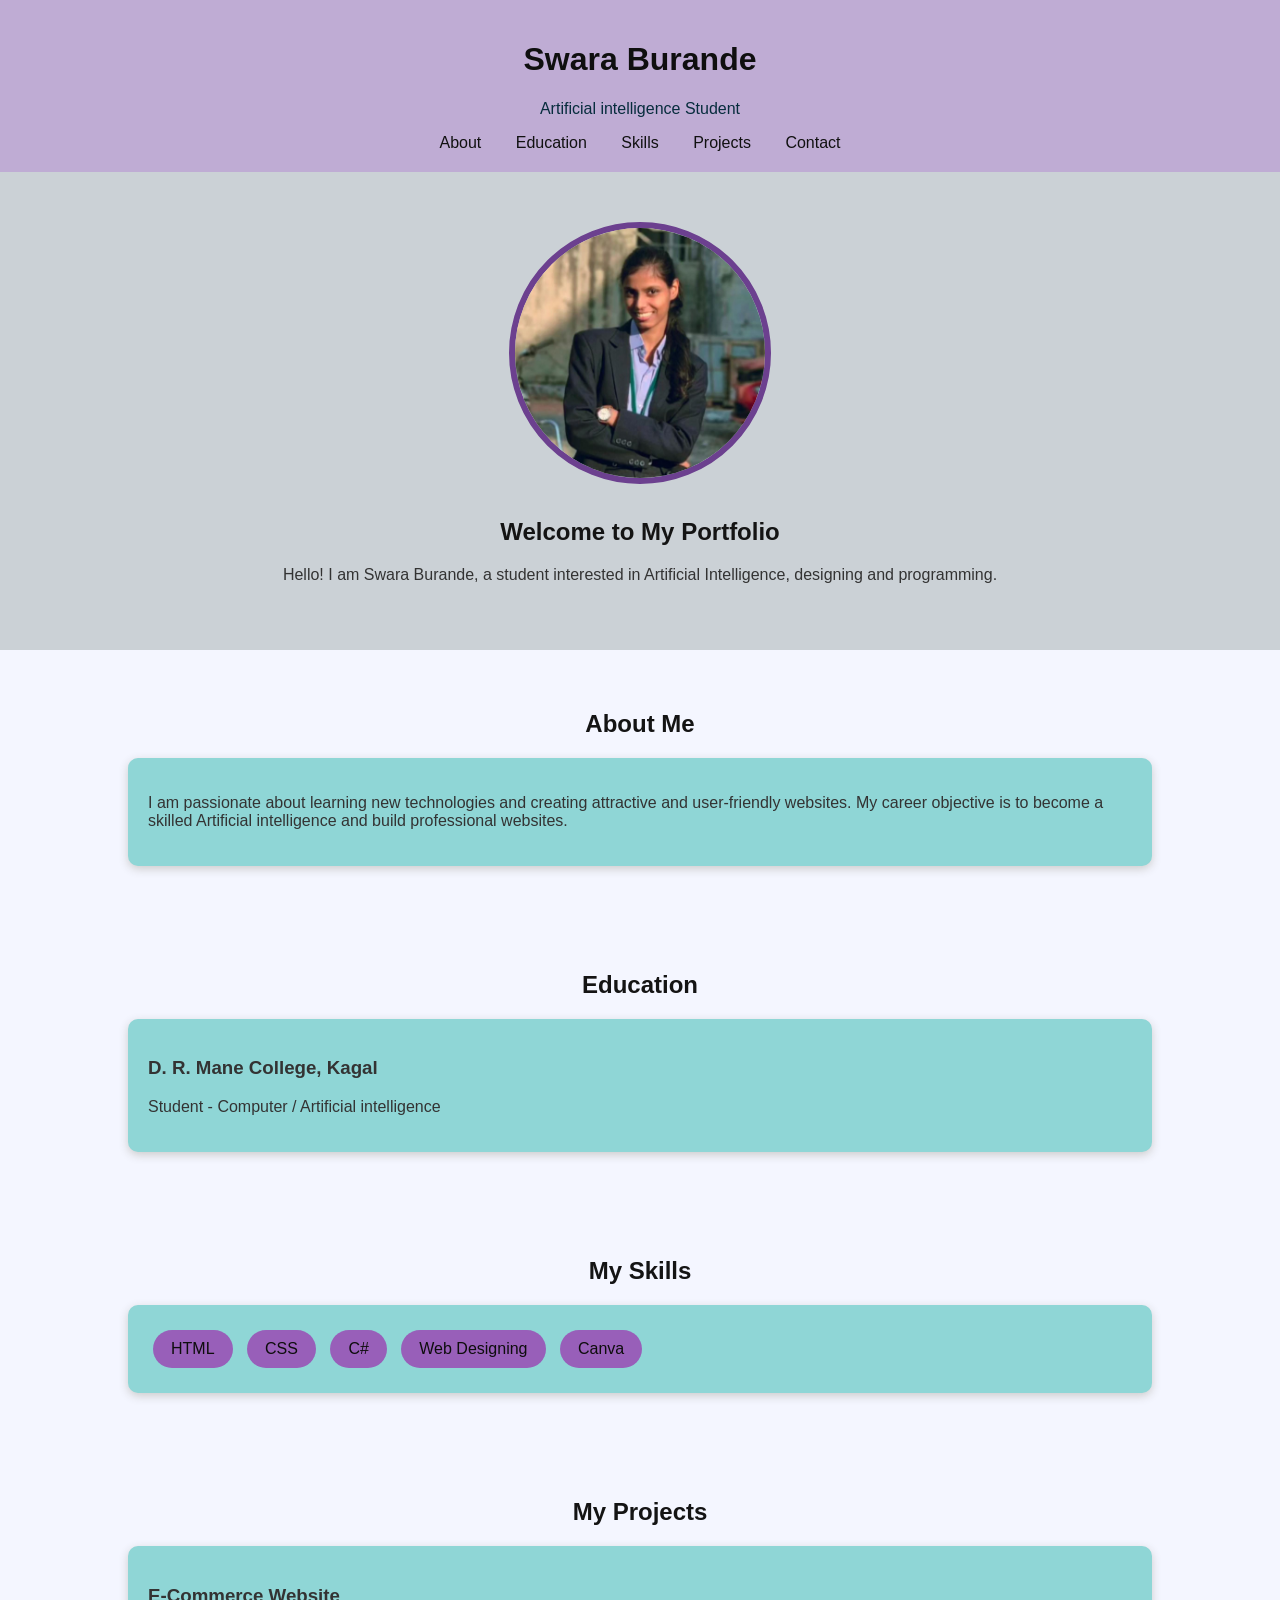
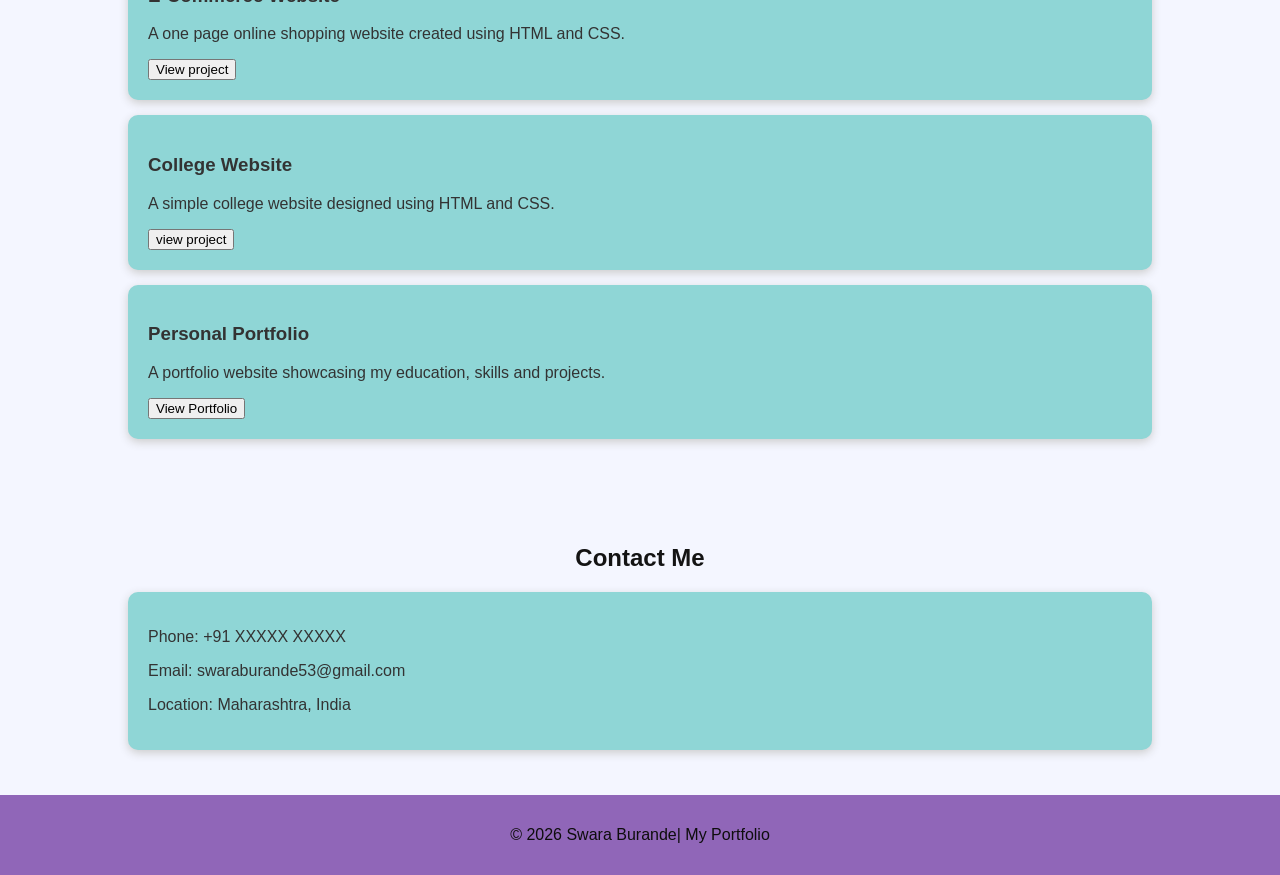
<file: index.html>
<!DOCTYPE html>
<html lang="en">
<head>
    <meta charset="UTF-8">
    <meta name="viewport" content="width=device-width, initial-scale=1.0">
    <title>Swara Burande- Portfolio</title>

    <style>
        body {
            margin: 0;
            font-family: Arial, sans-serif;
            background: #f4f6ff;
            color: #333;
        }

        header {
            background: #bfacd4;
            color: rgb(7, 44, 61);
            padding: 20px;
            text-align: center;
        }

        nav a {
            color: rgb(17, 17, 17);
            text-decoration: none;
            margin: 15px;
        }

        .home {
            text-align: center;
            padding: 50px 20px;
            background: rgb(203, 209, 214);
        }

        .profile {
            width: 250px;
            height: 250px;
            border-radius: 50%;
            object-fit: cover;
            border: 6px solid #6c408f;
        }

        h1 {
            color: rgb(15, 15, 15);
        }

        h2 {
            color: #141414;
            text-align: center;
            margin-top: 30px;
        }

        section {
            padding: 30px 10%;
        }

        .box {
            background: rgb(143, 214, 214);
            padding: 20px;
            margin: 15px 0;
            border-radius: 10px;
            box-shadow: 0 3px 10px #ccc;
        }

        .skills span {
            display: inline-block;
            background: #985fb9;
            color: rgb(14, 13, 13);
            padding: 10px 18px;
            margin: 5px;
            border-radius: 20px;
        }

        footer {
            background: #9066b8;
            color: rgb(14, 13, 13);
            text-align: center;
            padding: 15px;
        }
    </style>
</head>

<body>

    <header>
        <h1>Swara Burande</h1>
        <p>Artificial intelligence Student</p>

        <nav>
            <a href="#about">About</a>
            <a href="#education">Education</a>
            <a href="#skills">Skills</a>
            <a href="#projects">Projects</a>
            <a href="#contact">Contact</a>
        </nav>
    </header>

    <div class="home">
        <!-- Keep profile.jpg in the same folder -->
        <img src="profile.jpg" class="profile" alt="My Profile Photo">

        <h2>Welcome to My Portfolio</h2>
        <p>
            Hello! I am Swara Burande, a student interested in
            Artificial Intelligence, designing and programming.
        </p>
    </div>

    <section id="about">
        <h2>About Me</h2>
        <div class="box">
            <p>
                I am passionate about learning new technologies and
                creating attractive and user-friendly websites.
                My career objective is to become a skilled Artificial intelligence 
                and build professional websites.
            </p>
        </div>
    </section>

    <section id="education">
        <h2>Education</h2>
        <div class="box">
            <h3>D. R. Mane College, Kagal</h3>
            <p>Student - Computer / Artificial intelligence</p>
        </div>
    </section>

    <section id="skills">
        <h2>My Skills</h2>
        <div class="box skills">
            <span>HTML</span>
            <span>CSS</span>
            <span>C#</span>
            <span>Web Designing</span>
            <span>Canva</span>
        </div>
    </section>

    <section id="projects">
        <h2>My Projects</h2>

        <div class="box">
            <h3>E-Commerce Website</h3>
            <p>A one page online shopping website created using HTML and CSS.</p>

            <a href="ecommerce.html"target="_blank">
               <button>View project</button>
            </a>
        </div>

        <div class="box">
            <h3>College Website</h3>
            <p>A simple college website designed using HTML and CSS.</p>

            <a href="college.html"target="_blank">
               <button>view project</button>
            </a>
        </div>

        <div class="box">
            <h3>Personal Portfolio</h3>
            <p>A portfolio website showcasing my education, skills and projects.</p>

            <a href="index.html"target="_blank">
                <button>View Portfolio</button>
            </a>
        </div>
    </section>

    <section id="contact">
        <h2>Contact Me</h2>
         <div class="box">
            <p>Phone: +91 XXXXX XXXXX</p>
            <p>Email: swaraburande53@gmail.com</p>
            <p>Location: Maharashtra, India</p>
            
        </div>
    </section>

    <footer>
        <p>© 2026 Swara Burande| My Portfolio</p>
    </footer>

</body>
</html>
</file>
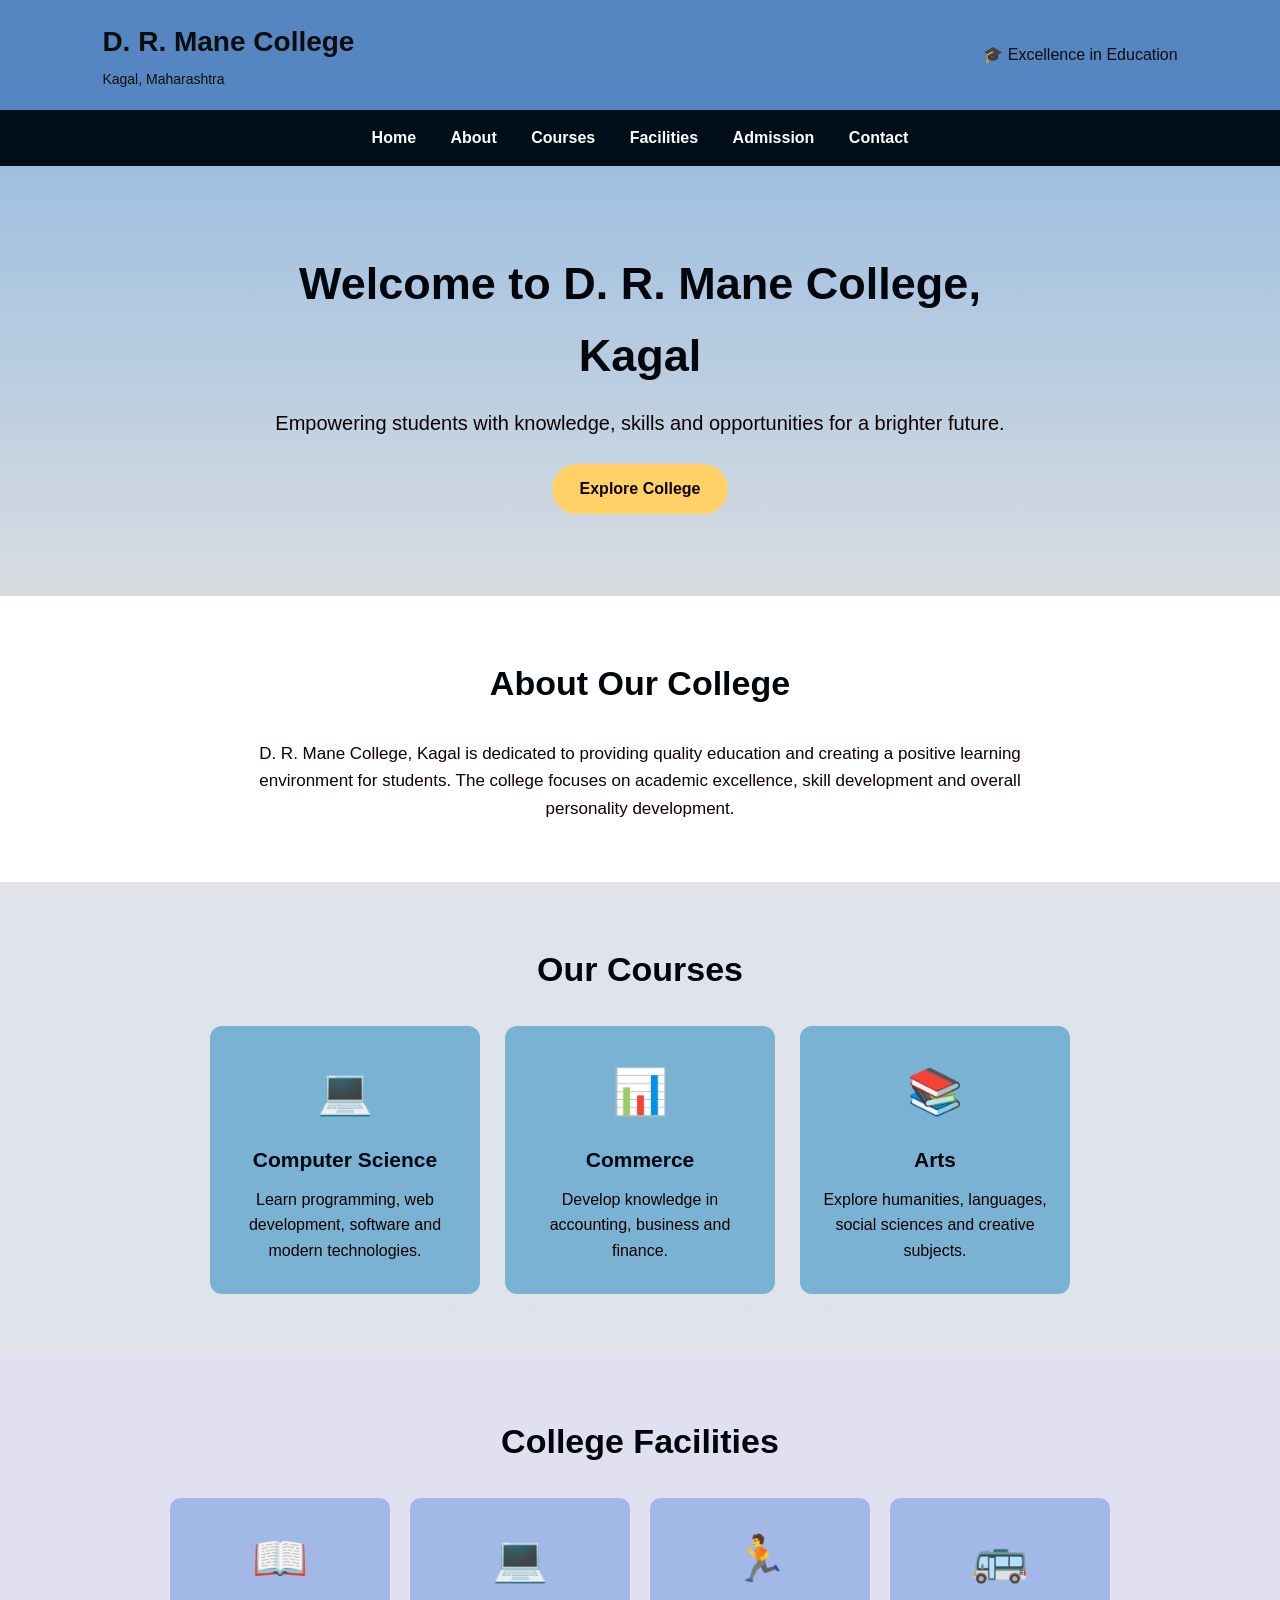
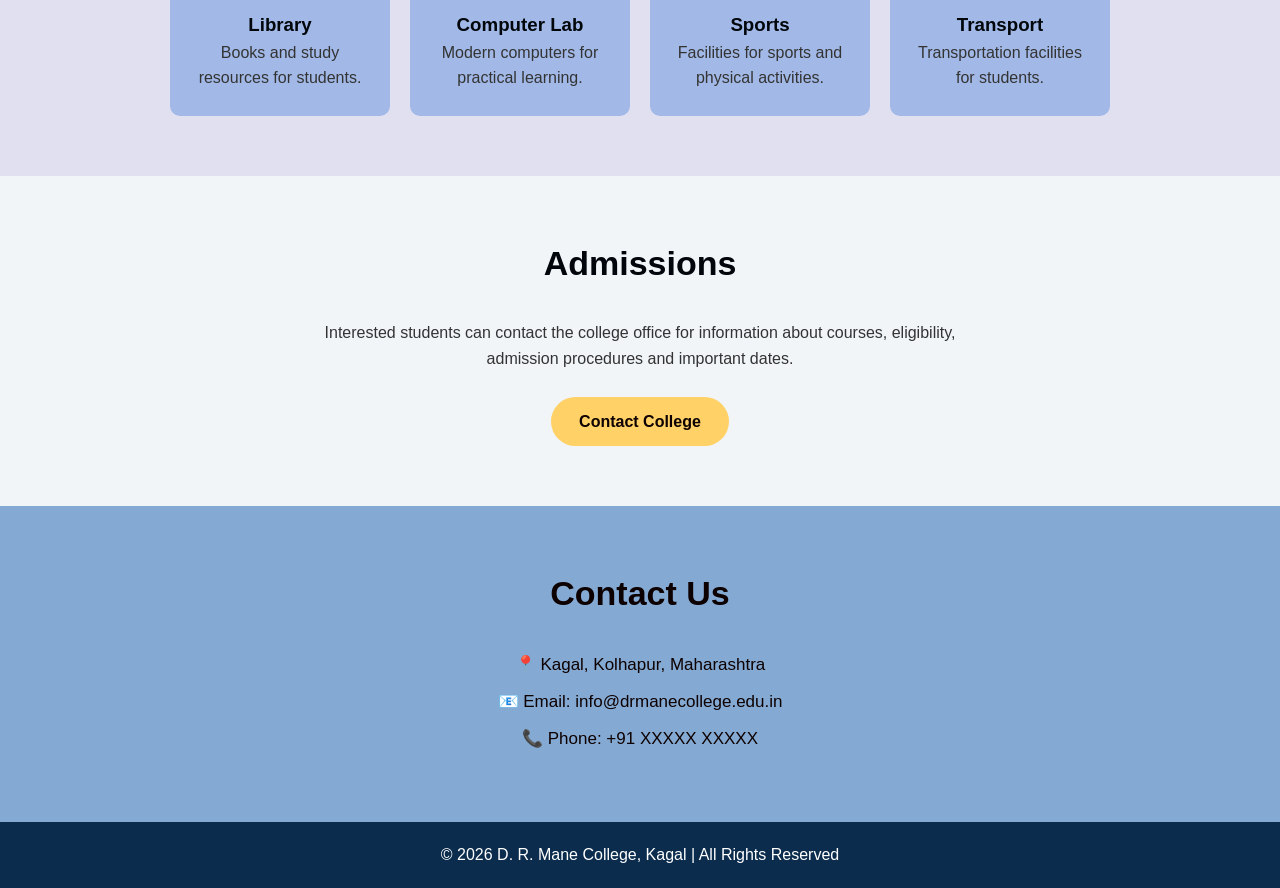
<file: college.html>
<!DOCTYPE html>
<html lang="en">
<head>
    <meta charset="UTF-8">
    <meta name="viewport" content="width=device-width, initial-scale=1.0">

    <title>D. R. Mane College, Kagal</title>

    <style>
        * {
            margin: 0;
            padding: 0;
            box-sizing: border-box;
            font-family: Arial, sans-serif;
        }

        body {
            background-color: #e0e3e9;
            color: #333;
            line-height: 1.6;
        }

        /* Header */
        header {
            background: #5586c2;
            color: rgb(14, 13, 13);
            padding: 20px 8%;
            display: flex;
            align-items: center;
            justify-content: space-between;
            flex-wrap: wrap;
        }

        .college-name h1 {
            font-size: 28px;
        }

        .college-name p {
            font-size: 14px;
            margin-top: 3px;
        }

        /* Navigation */
        nav {
            background: #010d18;
            text-align: center;
            padding: 15px;
        }

        nav a {
            color: white;
            text-decoration: none;
            margin: 0 15px;
            font-size: 16px;
            font-weight: bold;
        }

        nav a:hover {
            color: #a07718;
        }

        /* Hero Section */
        .hero {
            min-height: 430px;
            display: flex;
            justify-content: center;
            align-items: center;
            text-align: center;
            padding: 50px 20px;

            background: linear-gradient(
                rgba(147, 185, 223, 0.85),
                rgba(215, 219, 223, 0.85)
            );
        }

        .hero-content {
            color: rgb(14, 1, 1);
            max-width: 800px;
        }

        .hero-content h2 {
            font-size: 45px;
            margin-bottom: 15px;
        }

        .hero-content p {
            font-size: 20px;
            margin-bottom: 25px;
        }

        .btn {
            display: inline-block;
            background: #ffd166;
            color: #0e0101;
            padding: 12px 28px;
            border-radius: 25px;
            text-decoration: none;
            font-weight: bold;
        }

        .btn:hover {
            background: white;
        }

        /* Common Section */
        section {
            padding: 60px 8%;
        }

        section h2 {
            text-align: center;
            color: #01060c;
            font-size: 34px;
            margin-bottom: 30px;
        }

        /* About */
        .about {
            background: white;
            text-align: center;
        }

        .about p {
            max-width: 800px;
            margin: auto;
            color: #110101;
            font-size: 17px;
        }

        /* Courses */
        .courses {
            display: flex;
            justify-content: center;
            flex-wrap: wrap;
            gap: 25px;
        }

        .course-card {
            background: rgb(121, 178, 211);
            width: 270px;
            padding: 30px 20px;
            text-align: center;
            border-radius: 12px;
            box-shadow: 0 5px 15px rgba(242, 243, 243, 0.1);
            transition: 0.3s;
        }

        .course-card:hover {
            transform: translateY(-8px);
        }

        .course-card h3 {
            color: #010611;
            margin-bottom: 10px;
            font-size: 21px;
        }

        .course-card p {
            color: #110000;
        }

        .icon {
            font-size: 45px;
            margin-bottom: 15px;
        }

        /* Facilities */
        .facilities {
            background: rgb(224, 224, 241);
        }

        .facility-container {
            display: flex;
            justify-content: center;
            flex-wrap: wrap;
            gap: 20px;
        }

        .facility {
            background: #a2b9e7;
            width: 220px;
            padding: 25px;
            text-align: center;
            border-radius: 10px;
        }

        .facility h3 {
            color: #01060a;
            margin-top: 10px;
        }

        /* Admission */
        .admission {
            text-align: center;
            background: #f1f5f8;
        }

        .admission p {
            max-width: 700px;
            margin: 0 auto 25px;
        }

        /* Contact */
        .contact {
            text-align: center;
            background: #84aad3;
            color: rgb(14, 1, 1);
        }

        .contact h2 {
            color: rgb(12, 0, 0);
        }

        .contact p {
            margin: 10px;
            font-size: 17px;
        }

        /* Footer */
        footer {
            background: #0b2c4d;
            color: white;
            text-align: center;
            padding: 20px;
        }

        /* Responsive Design */
        @media (max-width: 700px) {

            header {
                text-align: center;
                justify-content: center;
                gap: 10px;
            }

            nav a {
                display: block;
                margin: 10px;
            }

            .hero-content h2 {
                font-size: 32px;
            }

            .hero-content p {
                font-size: 17px;
            }

            .course-card,
            .facility {
                width: 90%;
                max-width: 300px;
            }
        }
    </style>
</head>

<body>

    <!-- College Header -->
    <header>

        <div class="college-name">
            <h1>D. R. Mane College</h1>
            <p>Kagal, Maharashtra</p>
        </div>

        <div>
            🎓 Excellence in Education
        </div>

    </header>


    <!-- Navigation -->
    <nav>

        <a href="#home">Home</a>
        <a href="#about">About</a>
        <a href="#courses">Courses</a>
        <a href="#facilities">Facilities</a>
        <a href="#admission">Admission</a>
        <a href="#contact">Contact</a>

    </nav>


    <!-- Home -->
    <section class="hero" id="home">

        <div class="hero-content">

            <h2>Welcome to D. R. Mane College, Kagal</h2>

            <p>
                Empowering students with knowledge, skills and
                opportunities for a brighter future.
            </p>

            <a href="#about" class="btn">
                Explore College
            </a>

        </div>

    </section>


    <!-- About College -->
    <section class="about" id="about">

        <h2>About Our College</h2>

        <p>
            D. R. Mane College, Kagal is dedicated to providing
            quality education and creating a positive learning
            environment for students. The college focuses on
            academic excellence, skill development and overall
            personality development.
        </p>

    </section>


    <!-- Courses -->
    <section id="courses">

        <h2>Our Courses</h2>

        <div class="courses">

            <div class="course-card">

                <div class="icon">💻</div>

                <h3>Computer Science</h3>

                <p>
                    Learn programming, web development,
                    software and modern technologies.
                </p>

            </div>


            <div class="course-card">

                <div class="icon">📊</div>

                <h3>Commerce</h3>

                <p>
                    Develop knowledge in accounting,
                    business and finance.
                </p>

            </div>


            <div class="course-card">

                <div class="icon">📚</div>

                <h3>Arts</h3>

                <p>
                    Explore humanities, languages,
                    social sciences and creative subjects.
                </p>

            </div>

        </div>

    </section>


    <!-- Facilities -->
    <section class="facilities" id="facilities">

        <h2>College Facilities</h2>

        <div class="facility-container">

            <div class="facility">
                <div class="icon">📖</div>
                <h3>Library</h3>
                <p>Books and study resources for students.</p>
            </div>

            <div class="facility">
                <div class="icon">💻</div>
                <h3>Computer Lab</h3>
                <p>Modern computers for practical learning.</p>
            </div>

            <div class="facility">
                <div class="icon">🏃</div>
                <h3>Sports</h3>
                <p>Facilities for sports and physical activities.</p>
            </div>

            <div class="facility">
                <div class="icon">🚌</div>
                <h3>Transport</h3>
                <p>Transportation facilities for students.</p>
            </div>

        </div>

    </section>


    <!-- Admission -->
    <section class="admission" id="admission">

        <h2>Admissions</h2>

        <p>
            Interested students can contact the college office
            for information about courses, eligibility,
            admission procedures and important dates.
        </p>

        <a href="#contact" class="btn">
            Contact College
        </a>

    </section>


    <!-- Contact -->
    <section class="contact" id="contact">

        <h2>Contact Us</h2>

        <p>📍 Kagal, Kolhapur, Maharashtra</p>

        <p>📧 Email: info@drmanecollege.edu.in</p>

        <p>📞 Phone: +91 XXXXX XXXXX</p>

    </section>


    <!-- Footer -->
    <footer>

        <p>
            © 2026 D. R. Mane College, Kagal | All Rights Reserved
        </p>

    </footer>

</body>
</html>
</file>
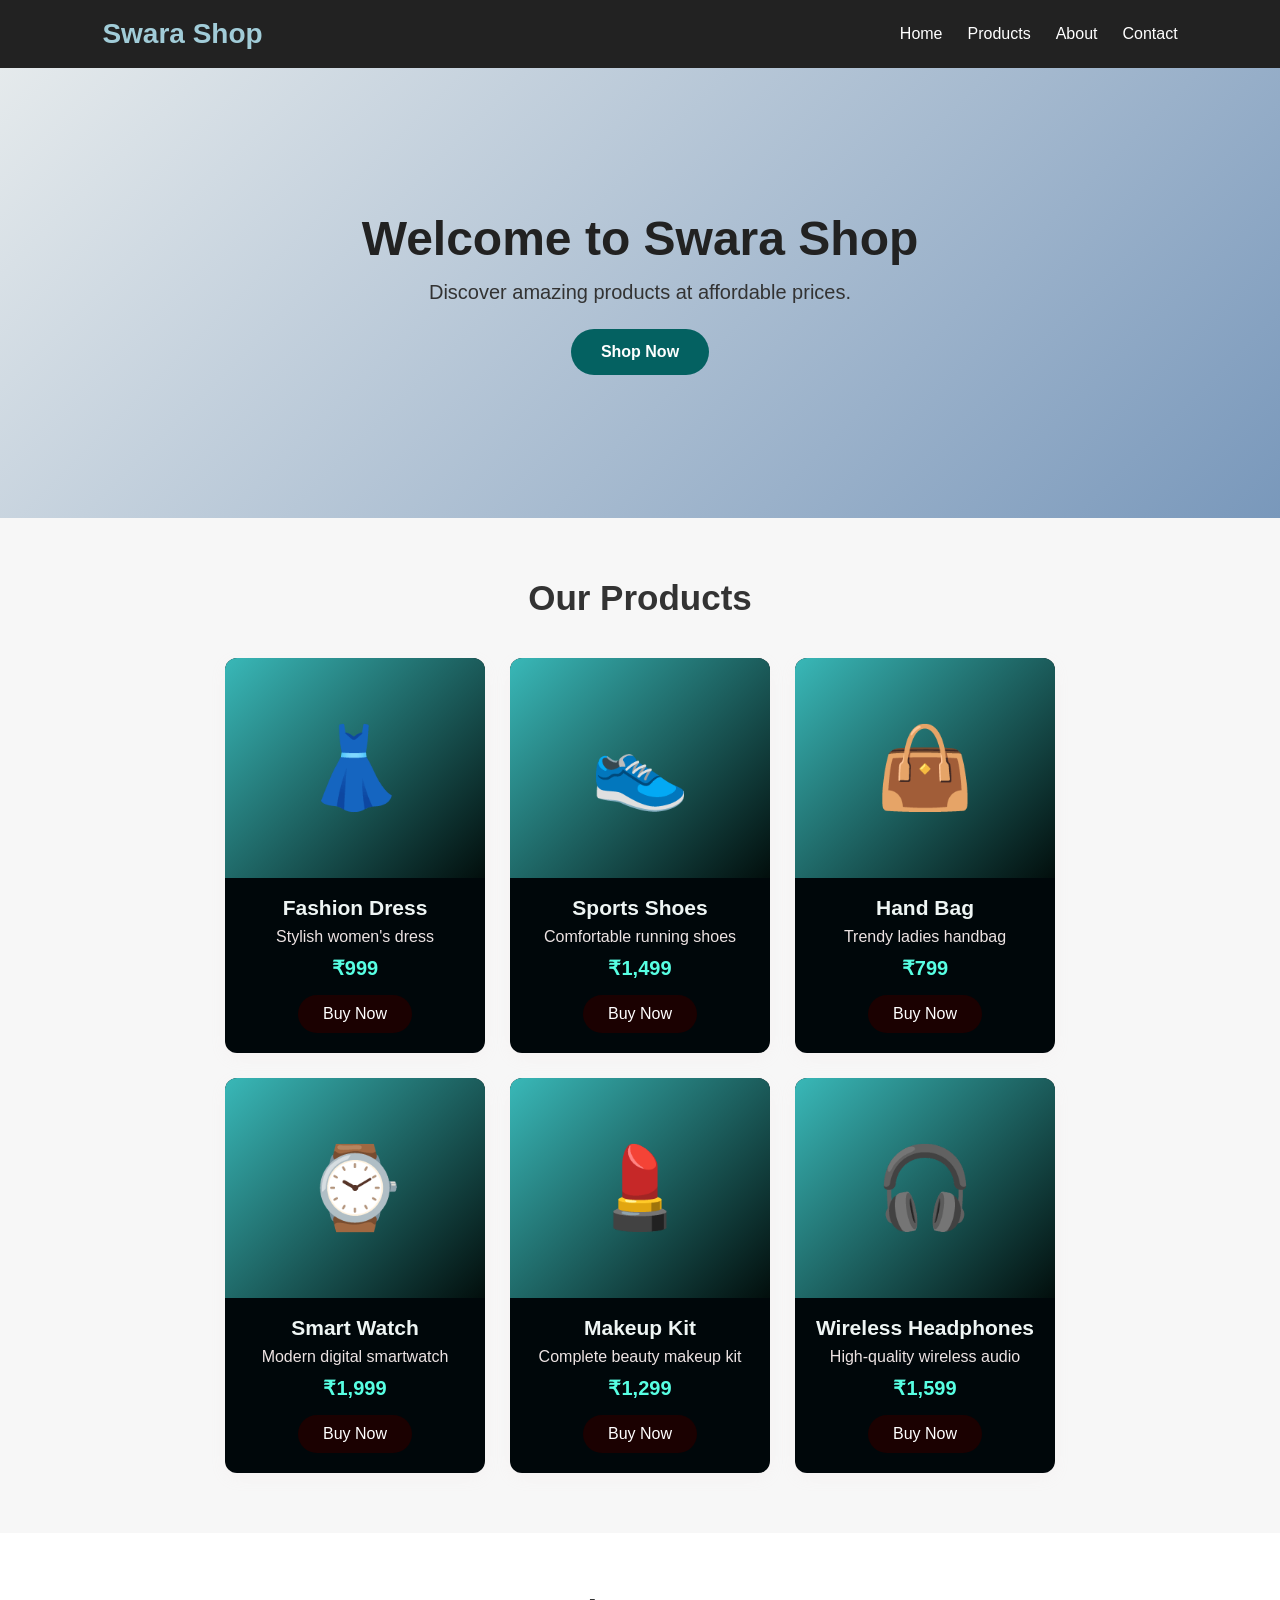
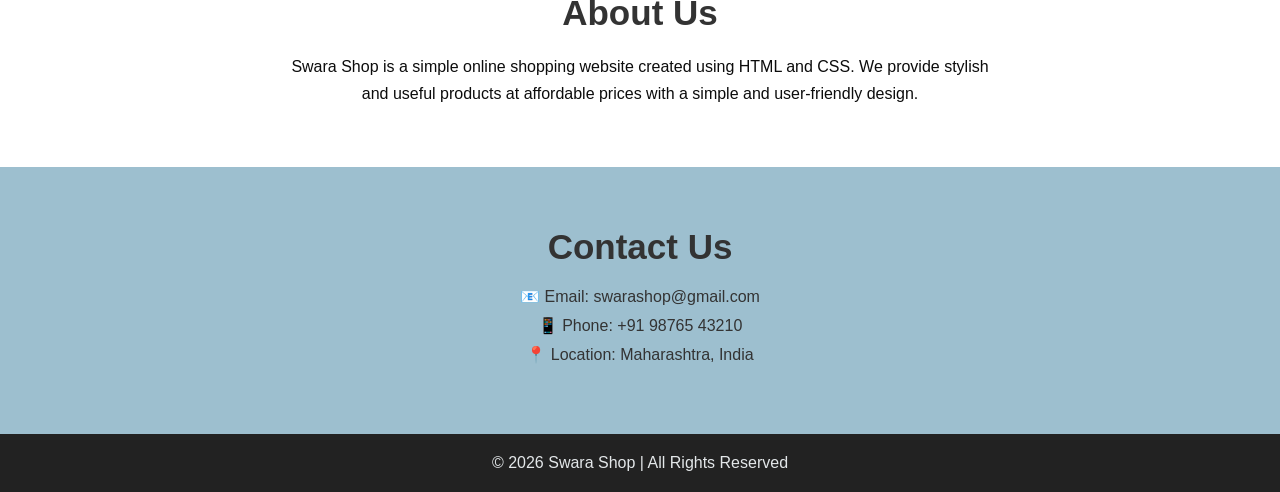
<file: ecommerce.html>
<!DOCTYPE html>
<html lang="en">
<head>
    <meta charset="UTF-8">
    <meta name="viewport" content="width=device-width, initial-scale=1.0">

    <title>Swara Shop - E-Commerce Website</title>

    <style>
        * {
            margin: 0;
            padding: 0;
            box-sizing: border-box;
            font-family: Arial, sans-serif;
        }

        body {
            background-color: #f7f7f7;
            color: #333;
        }

        /* Navigation Bar */
        nav {
            background: #222;
            color: rgb(61, 80, 79);
            display: flex;
            justify-content: space-between;
            align-items: center;
            padding: 18px 8%;
        }

        nav h1 {
            color: #a1ccd8;
            font-size: 28px;
        }

        nav ul {
            list-style: none;
            display: flex;
            gap: 25px;
        }

        nav ul li a {
            color: white;
            text-decoration: none;
            font-size: 16px;
        }

        nav ul li a:hover {
            color: #8cbcd1;
        }

        /* Hero Section */
        .hero {
            min-height: 450px;
            display: flex;
            justify-content: center;
            align-items: center;
            text-align: center;
            background: linear-gradient(135deg, #e5eaec, #7998bb);
            padding: 50px 20px;
        }

        .hero-content h2 {
            font-size: 48px;
            color: #222;
            margin-bottom: 15px;
        }

        .hero-content p {
            font-size: 20px;
            margin-bottom: 25px;
        }

        .shop-btn {
            display: inline-block;
            background: #046161;
            color: white;
            padding: 14px 30px;
            text-decoration: none;
            border-radius: 25px;
            font-weight: bold;
        }

        .shop-btn:hover {
            background: #4fd7e9;
        }

        /* Products Section */
        .products {
            padding: 60px 8%;
        }

        .products h2 {
            text-align: center;
            font-size: 35px;
            margin-bottom: 40px;
        }

        .product-container {
            display: flex;
            justify-content: center;
            flex-wrap: wrap;
            gap: 25px;
        }

        /* Product Card */
        .product-card {
            width: 260px;
            background: rgb(0, 7, 10);
            border-radius: 12px;
            overflow: hidden;
            box-shadow: 0 5px 15px rgba(231, 209, 209, 0.1);
            transition: 0.3s;
            text-align: center;
            padding-bottom: 20px;
        }

        .product-card:hover {
            transform: translateY(-8px);
        }

        .product-image {
            height: 220px;
            background: linear-gradient(135deg, #39b8b8, #020e0c);
            display: flex;
            justify-content: center;
            align-items: center;
            font-size: 80px;
        }

        .product-card h3 {
            font-size: 21px;
            color: #eef5f4;
            margin: 18px 0 8px;
        }

        .product-card p {
            color: #ece3e3;
            margin-bottom: 10px;
        }

        .price {
            color: #57ffe3;
            font-size: 20px;
            font-weight: bold;
            margin-bottom: 15px;
        }

        .buy-btn {
            display: inline-block;
            background: #1b0101;
            color: white;
            padding: 10px 25px;
            border-radius: 20px;
            text-decoration: none;
        }

        .buy-btn:hover {
            background: #abc9d1;
        }

        /* About Section */
        .about {
            background: white;
            padding: 60px 20px;
            text-align: center;
        }

        .about h2 {
            font-size: 35px;
            margin-bottom: 20px;
        }

        .about p {
            max-width: 700px;
            margin: auto;
            line-height: 1.7;
            color: #0c0c0c;
        }

        /* Contact Section */
        .contact {
            padding: 60px 20px;
            text-align: center;
            background: #9dbfcf;
        }

        .contact h2 {
            font-size: 35px;
            margin-bottom: 20px;
        }

        .contact p {
            margin: 10px;
        }

        /* Footer */
        footer {
            background: #222;
            color: rgb(227, 231, 233);
            text-align: center;
            padding: 20px;
        }

        /* Responsive Design */
        @media (max-width: 700px) {

            nav {
                flex-direction: column;
                gap: 15px;
            }

            nav ul {
                flex-wrap: wrap;
                justify-content: center;
            }

            .hero-content h2 {
                font-size: 35px;
            }

            .product-card {
                width: 90%;
                max-width: 300px;
            }
        }
    </style>
</head>

<body>

    <!-- Navigation -->
    <nav>
        <h1>Swara Shop</h1>

        <ul>
            <li><a href="#home">Home</a></li>
            <li><a href="#products">Products</a></li>
            <li><a href="#about">About</a></li>
            <li><a href="#contact">Contact</a></li>
        </ul>
    </nav>


    <!-- Hero Section -->
    <section class="hero" id="home">

        <div class="hero-content">

            <h2>Welcome to Swara Shop</h2>

            <p>
                Discover amazing products at affordable prices.
            </p>

            <a href="#products" class="shop-btn">
                Shop Now
            </a>

        </div>

    </section>


    <!-- Products Section -->
    <section class="products" id="products">

        <h2>Our Products</h2>

        <div class="product-container">

            <!-- Product 1 -->
            <div class="product-card">

                <div class="product-image">
                    👗
                </div>

                <h3>Fashion Dress</h3>

                <p>Stylish women's dress</p>

                <div class="price">₹999</div>

                <a href="#" class="buy-btn">
                    Buy Now
                </a>

            </div>


            <!-- Product 2 -->
            <div class="product-card">

                <div class="product-image">
                    👟
                </div>

                <h3>Sports Shoes</h3>

                <p>Comfortable running shoes</p>

                <div class="price">₹1,499</div>

                <a href="#" class="buy-btn">
                    Buy Now
                </a>

            </div>


            <!-- Product 3 -->
            <div class="product-card">

                <div class="product-image">
                    👜
                </div>

                <h3>Hand Bag</h3>

                <p>Trendy ladies handbag</p>

                <div class="price">₹799</div>

                <a href="#" class="buy-btn">
                    Buy Now
                </a>

            </div>


            <!-- Product 4 -->
            <div class="product-card">

                <div class="product-image">
                    ⌚
                </div>

                <h3>Smart Watch</h3>

                <p>Modern digital smartwatch</p>

                <div class="price">₹1,999</div>

                <a href="#" class="buy-btn">
                    Buy Now
                </a>

            </div>


            <!-- Product 5 -->
            <div class="product-card">

                <div class="product-image">
                    💄
                </div>

                <h3>Makeup Kit</h3>

                <p>Complete beauty makeup kit</p>

                <div class="price">₹1,299</div>

                <a href="#" class="buy-btn">
                    Buy Now
                </a>

            </div>


            <!-- Product 6 -->
            <div class="product-card">

                <div class="product-image">
                    🎧
                </div>

                <h3>Wireless Headphones</h3>

                <p>High-quality wireless audio</p>

                <div class="price">₹1,599</div>

                <a href="#" class="buy-btn">
                    Buy Now
                </a>

            </div>

        </div>

    </section>


    <!-- About Section -->
    <section class="about" id="about">

        <h2>About Us</h2>

        <p>
            Swara Shop is a simple online shopping website created
            using HTML and CSS. We provide stylish and useful products
            at affordable prices with a simple and user-friendly design.
        </p>

    </section>


    <!-- Contact Section -->
    <section class="contact" id="contact">

        <h2>Contact Us</h2>

        <p>📧 Email: swarashop@gmail.com</p>

        <p>📱 Phone: +91 98765 43210</p>

        <p>📍 Location: Maharashtra, India</p>

    </section>


    <!-- Footer -->
    <footer>

        <p>
            © 2026 Swara Shop | All Rights Reserved
        </p>

    </footer>

</body>
</html>
</file>
